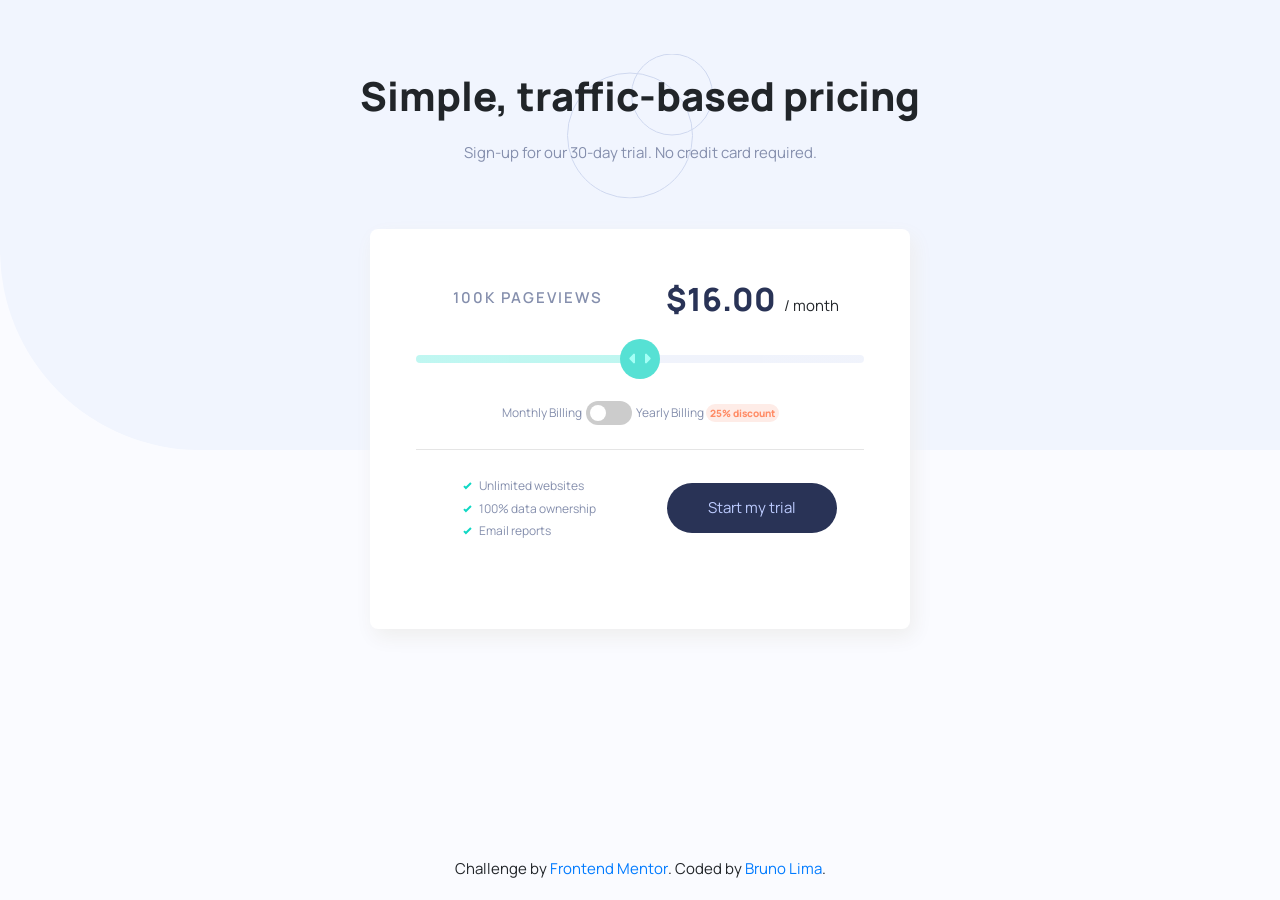
<file: index.html>
<!DOCTYPE html>
<html lang="en">

<head>
  <meta charset="UTF-8">
  <meta name="viewport" content="width=device-width, initial-scale=1.0">
  <!-- displays site properly based on user's device -->

  <link rel="icon" type="image/png" sizes="32x32" href="./images/favicon-32x32.png">

  <title>Frontend Mentor | Interactive pricing component</title>
  <link rel="preconnect" href="https://fonts.gstatic.com">
  <link href="https://fonts.googleapis.com/css2?family=Manrope:wght@600;800&display=swap" rel="stylesheet">
  <link rel="stylesheet" href="https://cdn.jsdelivr.net/npm/bootstrap@4.6.0/dist/css/bootstrap.min.css"
    integrity="sha384-B0vP5xmATw1+K9KRQjQERJvTumQW0nPEzvF6L/Z6nronJ3oUOFUFpCjEUQouq2+l" crossorigin="anonymous">

  <link rel="stylesheet" href="./css/style.css">
</head>

<body>
  <div class="container">

    <div class="bg"></div>

      <div class="row m-0 pt-4">
        <div class="col m-0 text-center my-5 top">
          <h1>Simple, traffic-based pricing</h1>
          <p>Sign-up for our 30-day trial. No credit card required.</p>
        </div>
      </div>

    <main>
      <div class="row m-0 main__top">
        <div class="col-12 col-sm-6 col-md-6 col-lg-6 m-0 d-flex align-items-center justify-content-center">
          <p id="pageviews"></p>
        </div>
        <div class="col-12 col-sm-6 col-md-6 col-lg-6 m-0 d-flex align-items-center justify-content-center">
          <p id="box-value"><span id="value"></span>/ month</p>
        </div>
      </div>

      <div class="row m-0">
        <div class="col p-0">
          <div class="row m-0 w-100">
            <div class="col m-0 p-0 pt-2">
              <div class="main__content-range w-100" id="wrapper-range">
                <input type="range" class="form-range" id="range" name="range" aria-label="input range">
              </div>
            </div>
          </div>

          <div class="row mt-2">
            <div class="col p-0">
              <div class="main__options pt-4">
                <small>
                  Monthly Billing
                </small>
                <label class="switch">
                  <input type="checkbox">
                  <span class="slider round"></span>
                </label>
                <small>
                  Yearly Billing
                  <span class="main__content-discount">25% discount</span>
                </small>
              </div>
            </div>
          </div>
        </div>
      </div>

      <hr class="my-4">

      <div class="row m-0">
        <div class="col-sm-12 col-md-6 col-lg-6 p-0 d-flex justify-content-center">
          <ul>
            <li>
              <small>Unlimited websites</small>
            </li>
            <li>
              <small>100% data ownership</small>
            </li>
            <li>
              <small>Email reports</small>
            </li>
          </ul>
        </div>
        <div class="col-sm-12 col-md-6 col-lg-6  d-flex justify-content-center align-items-center">
          <button>Start my trial</button>
        </div>
      </div>
    </main>

    <div class="attribution">
      Challenge by <a href="https://www.frontendmentor.io?ref=challenge" target="_blank">Frontend Mentor</a>.
      Coded by <a href="https://github.com/brunolimadev/interactive-pricing-component-main">Bruno Lima</a>.
    </div>

  </div>
</body>
<script src="./js/index.js"></script>

</html>
</file>
<file: css/style.css>
:root {
  --full-slider-bar: hsl(174, 77%, 80%);
  --slider-bg: hsl(174, 86%, 45%);
  --discount-bg: hsl(14, 92%, 95%);
  --discount-text: hsl(15, 100%, 70%);
  --cta-text: hsl(226, 100%, 87%);
  --main-bg: hsl(230, 100%, 99%);
  --empty-slider-bar: hsl(224, 65%, 95%);
  --toggle-bg: hsl(223, 50%, 87%);
  --text: hsl(225, 20%, 60%);
  --text-and-cta-bg: hsl(227, 35%, 25%);
}

* {
  border: 0;
  outline: 0;
  margin: 0;
  padding: 0;
  box-sizing: border-box;
}

h1,
h2,
h3,
h4,
h5,
h6,
p,
span,
small,
a {
  -webkit-font-smoothing: antialiased;
}

ul {
  padding-left: 18px;
  list-style: url("../images/icon-check.svg");
}

body {
  position: relative;
  font-family: "Manrope", sans-serif;
  font-size: 15px;
  background-color: var(--main-bg);
}

.bg {
  width: 100%;
  height: 50vh;
  background-color: #f1f5fe;
  position: absolute;
  z-index: -1;
  border-radius: 0 0 0px 200px;
  left: 0;
}

.container {
  max-width: 940px;
  width: 100%;
  height: 100vh;
  margin: 0 auto;
  overflow: hidden;
  padding: 0;
}

.top::before {
  content: "";
  display: block;
  position: absolute;
  width: 146px;
  height: 145px;
  background-image: url("../images/pattern-circles.svg");
  z-index: -1;
  top: 50%;
  left: 50%;
  margin-right: -50%;
  transform: translate(-50%, -50%);
}

.top h1 {
  font-weight: 800;
  margin-bottom: 22px;
}
.top p {
  color: var(--text);
}

main {
  max-width: 540px;
  width: 100%;
  height: 400px;
  margin: 0 auto;
  background-color: #fff;
  border-radius: 8px;
  display: flex;
  flex-direction: column;
  box-shadow: 4px 8px 20px #eee;
  padding: 46px;
  /* Hide default HTML checkbox */
  /* The slider */
  /* Rounded sliders */
}
main #pageviews {
  font-weight: 800;
  color: var(--text);
  display: flex;
  align-items: center;
}
main #pageviews:first-child {
  letter-spacing: 2px;
}
main #pageviews:last-child {
  font-weight: 600;
}
main #value {
  font-weight: 800;
  font-size: 32px;
  color: var(--text-and-cta-bg);
  margin-right: 8px;
}
main input[type=range] {
  -webkit-appearance: none;
  appearance: none;
  width: 100%;
  height: 8px;
  background: linear-gradient(90deg, var(--full-slider-bar) 50%, 50%, var(--empty-slider-bar));
  border-radius: 8px;
  -webkit-transition: 0.2s;
  transition: opacity 0.2s;
  opacity: 0.7;
}
main input[type=range]:hover {
  opacity: 1;
}
main input::-webkit-slider-thumb {
  -webkit-appearance: none;
  appearance: none;
  width: 40px;
  height: 40px;
  background: var(--slider-bg) url("../images/icon-slider.svg") no-repeat center;
  /* Green background */
  cursor: pointer;
  border-radius: 100%;
  padding: 8px;
}
main input::-moz-range-thumb {
  -webkit-appearance: none;
  appearance: none;
  width: 40px;
  height: 40px;
  background: var(--slider-bg) url("../images/icon-slider.svg") no-repeat center;
  /* Green background */
  cursor: pointer;
  border-radius: 100%;
  padding: 8px;
}
main small {
  color: var(--text);
}
main .main__content-discount {
  background-color: var(--discount-bg);
  color: var(--discount-text);
  padding: 2px 4px;
  border-radius: 30px;
  font-size: 10px;
  font-weight: 800;
}
main button {
  width: 170px;
  height: 50px;
  background-color: var(--text-and-cta-bg);
  color: var(--cta-text);
  border-radius: 170px;
  cursor: pointer;
  transition: 300ms ease-in-out;
}
main button:hover {
  color: #fff;
}
main .main__options {
  display: flex;
  align-items: center;
  justify-content: center;
}
main .switch {
  position: relative;
  display: inline-block;
  width: 46px;
  height: 24px;
  margin: 0 4px;
}
main .switch input {
  opacity: 0;
  width: 0;
  height: 0;
}
main .slider {
  position: absolute;
  cursor: pointer;
  top: 0;
  left: 0;
  right: 0;
  bottom: 0;
  background-color: #ccc;
  -webkit-transition: 0.4s;
  transition: 0.4s;
}
main .slider:before {
  position: absolute;
  content: "";
  height: 16px;
  width: 16px;
  left: 4px;
  bottom: 4px;
  background-color: white;
  -webkit-transition: 0.4s;
  transition: 0.4s;
}
main input:checked + .slider {
  background-color: var(--slider-bg);
}
main input:focus + .slider {
  box-shadow: 0 0 1px var(--slider-bg);
}
main input:checked + .slider:before {
  -webkit-transform: translateX(22px);
  -ms-transform: translateX(22px);
  transform: translateX(22px);
}
main .slider.round {
  border-radius: 34px;
}
main .slider.round:before {
  border-radius: 50%;
}
main ul {
  margin: 0;
}

.attribution {
  width: 100%;
  position: absolute;
  bottom: 20px;
  left: 0;
  text-align: center;
}

@media screen and (max-width: 768px) {
  main ul {
    margin-bottom: 16px;
  }

  .attribution {
    display: none;
  }
}
@media screen and (max-width: 620px) {
  .container {
    padding: 0 8px;
  }

  .top > h1 {
    font-size: 5.8vw;
  }

  .top > p {
    color: var(--text);
  }

  main {
    margin: 0 auto;
    padding: 36px 16px;
    height: 430px;
  }

  .attribution {
    display: none;
  }
}
@media screen and (max-width: 376px) {
  .container {
    padding: 0 8px;
  }

  .top h1 {
    font-size: 5vw;
  }
  .top p {
    color: var(--text);
    width: 60%;
    margin: 0 auto;
    font-size: 3.5vw;
    line-height: 2em;
  }

  main {
    margin: 0 auto;
    padding: 36px 16px;
    height: 430px;
  }
  main #pageviews {
    display: flex;
    justify-content: center;
  }
  main #box-value {
    display: flex;
    justify-content: center;
    align-items: center;
    font-size: 1em;
  }
  main #box-value #value {
    font-size: 2em;
  }
  main .main__options {
    font-size: 0.8em;
  }
  main .switch {
    position: relative;
    display: inline-block;
    width: 36px;
    height: 24px;
    margin: 0 4px;
  }
  main input:checked + .slider:before {
    -webkit-transform: translateX(12px);
    -ms-transform: translateX(12px);
    transform: translateX(12px);
  }
  main button {
    height: 40px;
  }

  .attribution {
    display: none;
  }
}

/*# sourceMappingURL=style.css.map */
</file>
